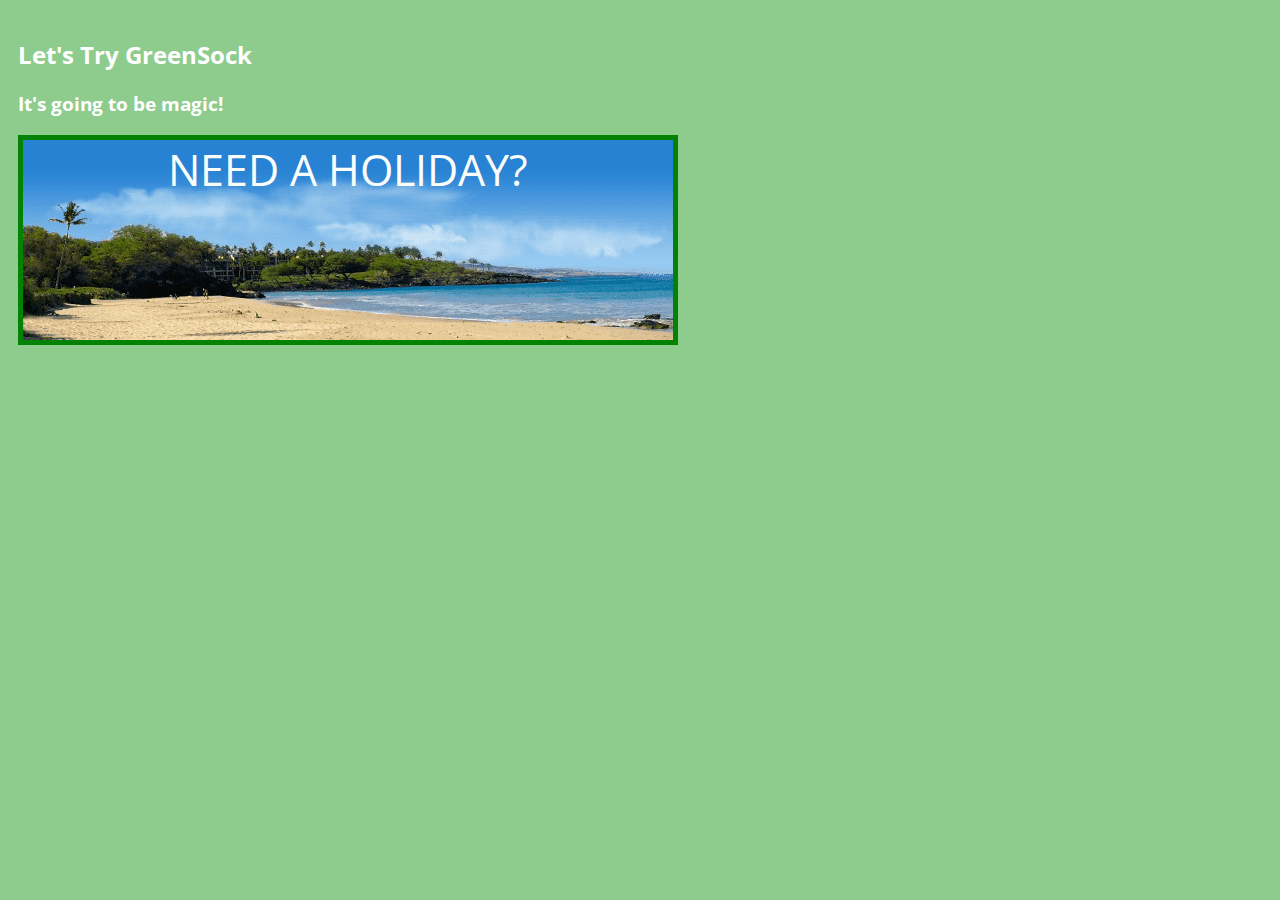
<file: First_Greensock/index.html>
<!DOCTYPE html>
<html>
<head>
<meta http-equiv="Content-Type" content="text/html; charset=UTF-8">
<link rel="stylesheet" type="text/css" href="css/style.css">

<title>GreenSock</title>
</head>
<body>

<h2>Let's Try GreenSock</h2>
<h3>It's going to be magic!</h3>

<a id="myAdLink" href="#">
	
	<div id="myAd">
	<div class="myAd_Img" id="myAd_clouds"></div>
	<div class="myAd_Img" id="myAd_photo"></div>
	<div id="myAd_txt1">Need a holiday?</div>
	<div id="myAd_txt2">Let's run away to here</div>
	<div class="myAd_Img" id="myAd_shadow"></div>
	<div class="myAd_Img" id="myAd_txt3"></div>
	<div class="myAd_Img" id="myAd_marker"></div>
	<div class="myAd_Img" id="myAd_surfboad"></div>

	</div>
</a>
<script type= "text/javascript" src="script/TweenMax.min.js"></script>
<script type= "text/javascript">
// here we are making a generic js function so we can animate here
(function(){

 var tl1 = new TimelineMax({repeat:-1});
 //From take the current position and reloate the element to the position
 tl1.to('#myAd', .9, {opacity:1 })
 .from('#myAd_txt2', 1.3,{ top: -100, ease: Power2.easeOut })
 .to('#myAd_txt1', 3,{ top: 210, ease: Power2.easeOut }, '-=.9')
 .from('#myAd_marker', 1.2, {top: -110,ease: Bounce.easeOut}, '-=.5')
 .from('#myAd_shadow', 1.2, {opacity:0, ease:Bounce.easeOut}, '-=1')
 .from('#myAd_txt3', 1.2, {scale:.1, opacity:0, ease: Power2.easeOut}, '-=.9')
 .from('#myAd_surfboad', 1.3, {top:280, rotation:-130, left: 300, ease: Back.easeOut}, 'cta');



var tl2 = new TimelineMax({repeat:-1});
tl2.to('#myAd_clouds', 6, {backgroundPositionX: 649, ease:Power0.easeOut});



}());



</script>
</body>
</html>
</file>
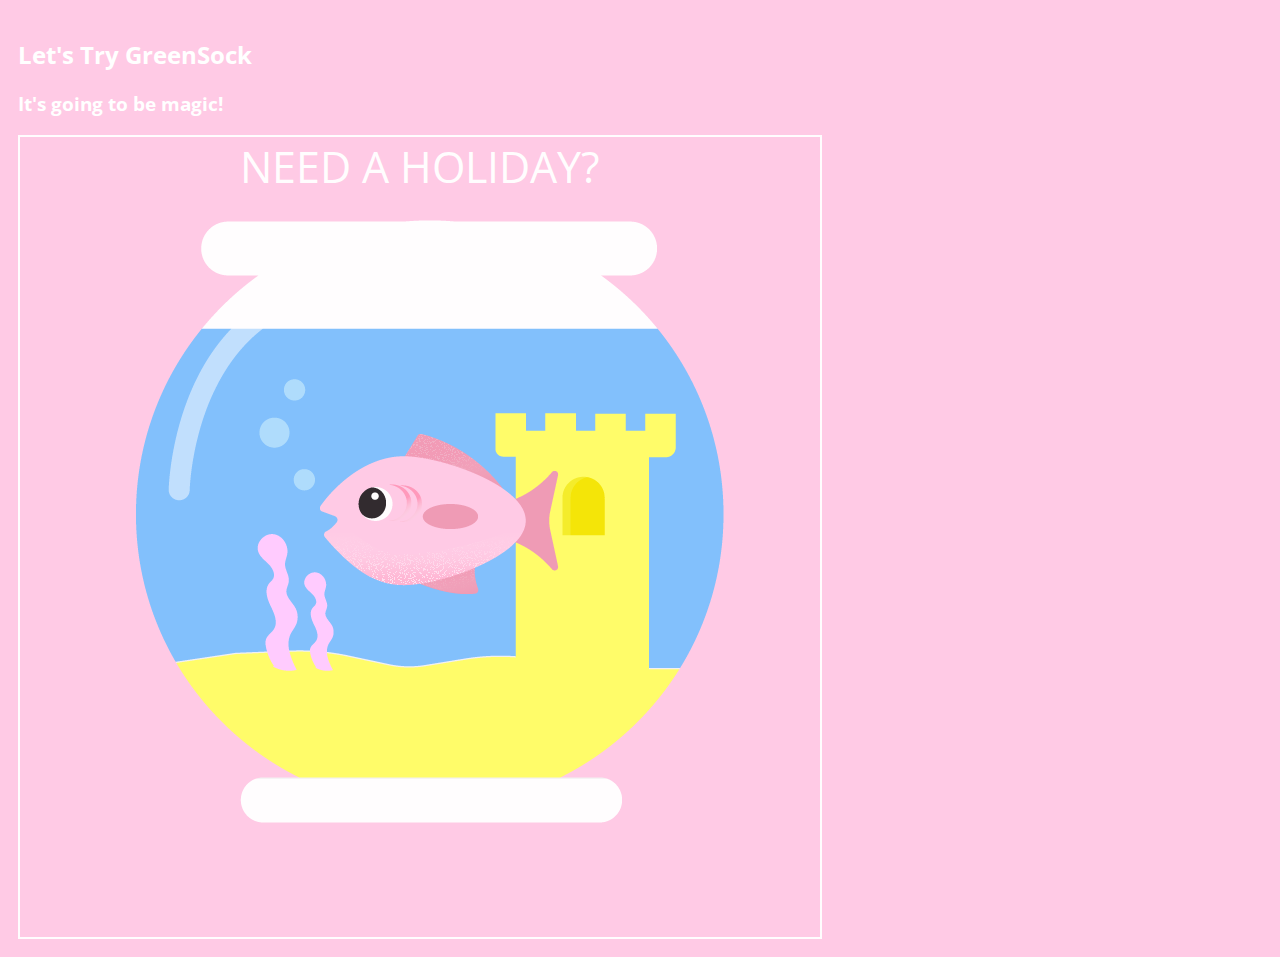
<file: fishbowl-greensock/index.html>
<!DOCTYPE html>
<html>
<head>
<meta http-equiv="Content-Type" content="text/html; charset=UTF-8">
<link rel="stylesheet" type="text/css" href="css/style.css">

<title>GreenSock</title>

<script type= "text/javascript" src="script/TweenMax.min.js"></script>

</head>
<body>

<h2>Let's Try GreenSock</h2>
<h3>It's going to be magic!</h3>

<a id="myAdLink" href="#">
	
	<div id="myAd">
	
	<div class="myAd_Img" id="myAd_photo"></div>
	<div id="myAd_txt1">Need a holiday?</div>
	<div id="myAd_txt2">Let's run away to here</div>
	<div class="myAd_Img" id="myAd_fish"></div>
	<div class="myAd_Img" id="myAd_bubbles"></div>
	

	</div>
</a>


<script type= "text/javascript">

// here we are making a generic js function so we can animate here
(function(){
 //From take the current position and reloate the element to the position
 var tl1 = new TimelineMax({repeat:-1});
  var tl2 = new TimelineMax({repeat:-1});


 tl1
 .to('#myAd',.9, {opacity:1 })
 .from('#myAd_txt2', 1.3,{ top: -100, ease: Power2.easeOut })
 .to('#myAd_txt1', 3,{ top: 910,  ease:Bounce. easeOut, y: -100}, '-=.9')

 ;


 tl2
 .from('#myAd_fish', 1.3,{ top: 50, ease: Power2.easeOut })
 .to('#myAd_fish', 1,{ top: 50,  ease:Power2. easeOut})
 ;




}
());

</script>
</body>
</html>
</file>
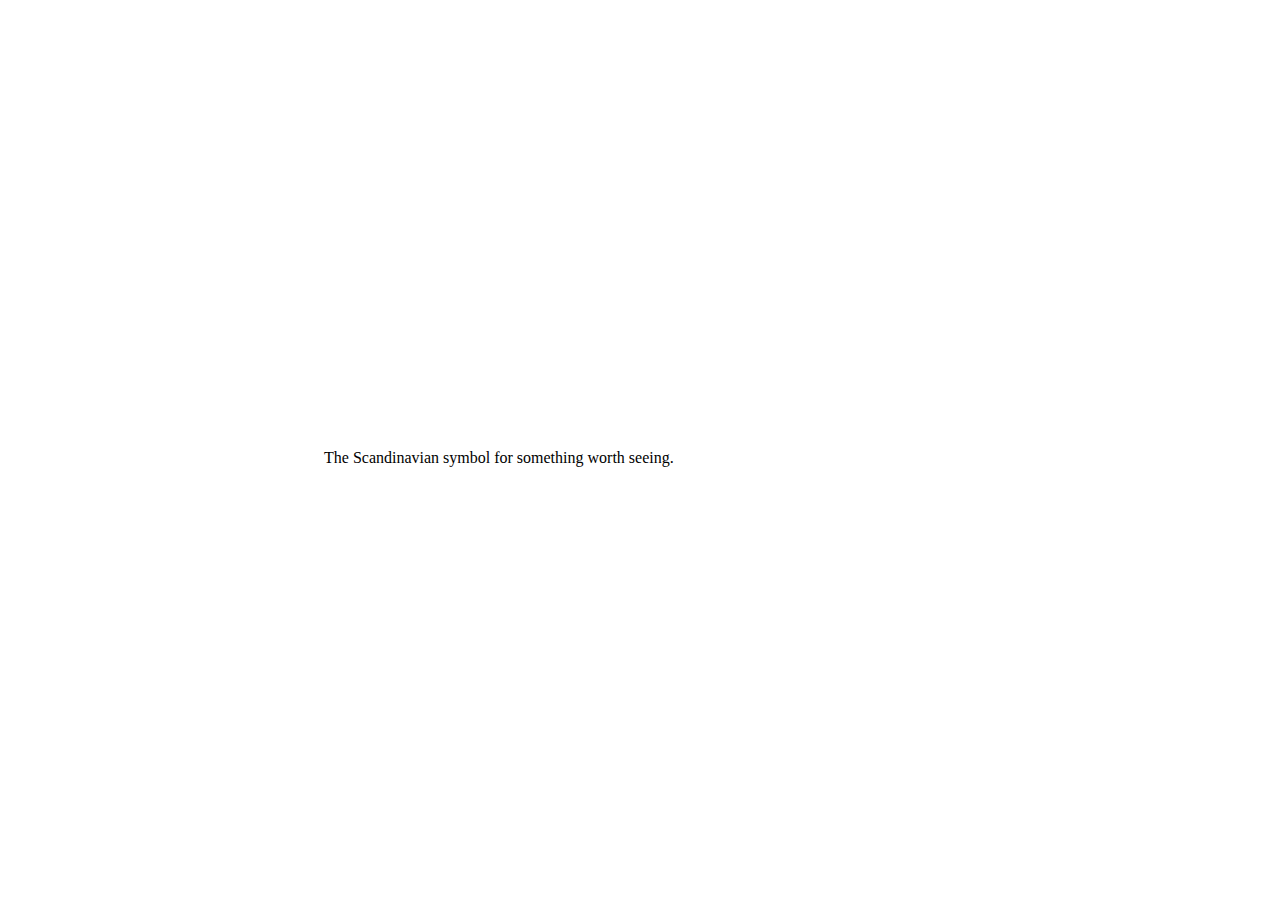
<file: Ex_Files_Learning_SVG/Exercise Files/02_01/index.html>
<!DOCTYPE html>
<html lang="en-US">

<head>
    <meta name="viewport" content="width=device-width, initial-scale=1">
    <title>Something Worth Seeing - an SVG Demo</title>
    <link rel="stylesheet" href="style.css" type="text/css" media="all">
</head>

<body class="site">
    <figure class="theimage">
        <figcaption>The Scandinavian symbol for something worth seeing.</figcaption>
    </figure>
</body>
</html>
</file>
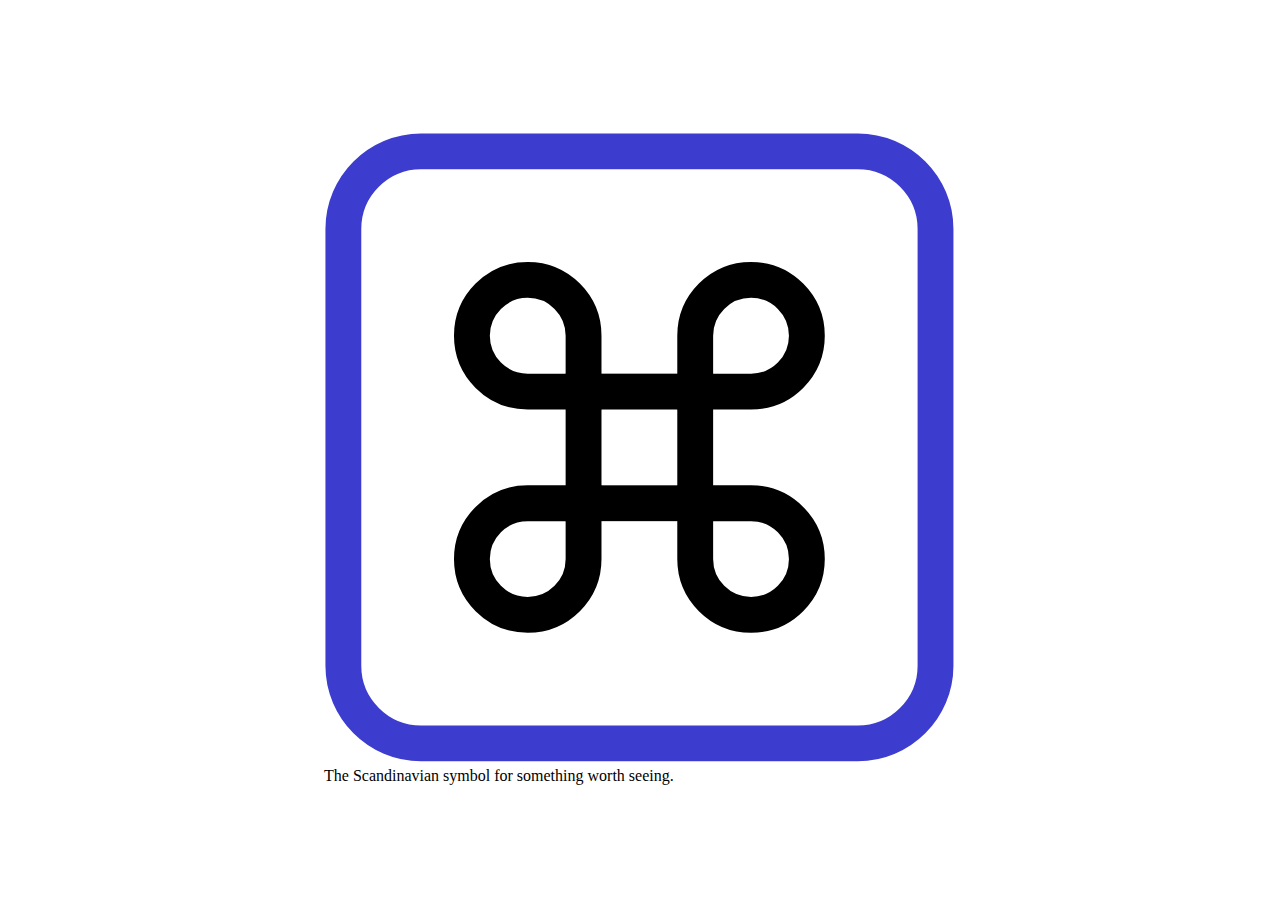
<file: Ex_Files_Learning_SVG/Exercise Files/02_02/index.html>
<!DOCTYPE html>
<html lang="en-US">

<head>
    <meta name="viewport" content="width=device-width, initial-scale=1">
    <title>Something Worth Seeing - an SVG Demo</title>
    <link rel="stylesheet" href="style.css" type="text/css" media="all">
</head>

<body class="site">
    <figure class="theimage">
		<svg id="sws_symbol" xmlns="http://www.w3.org/2000/svg" viewBox="0 0 617 617">
			<rect x="253.4" y="254.4" class="st0" width="109" height="109"/>
			<path class="st0" d="M253.4,199.9c0,14.9,0,54.5,0,54.5s-39.3,0-54.5,0c-30.1,0-54.5-24.4-54.5-54.5s24.4-54.5,54.5-54.5
				S253.4,169.8,253.4,199.9z"/>
			<path class="st0" d="M471.4,199.9c0,30.1-24.4,54.5-54.5,54.5c-14.3,0-54.5,0-54.5,0s0-38.7,0-54.5c0-30.1,24.4-54.5,54.5-54.5
				S471.4,169.8,471.4,199.9z"/>
			<path class="st0" d="M471.4,417.9c0,30.1-24.4,54.5-54.5,54.5s-54.5-24.4-54.5-54.5c0-15,0-54.5,0-54.5s39.5,0,54.5,0
				C447,363.4,471.4,387.8,471.4,417.9z"/>
			<path class="st0" d="M253.4,417.9c0,30.1-24.4,54.5-54.5,54.5s-54.5-24.4-54.5-54.5s24.4-54.5,54.5-54.5c15,0,54.5,0,54.5,0
				S253.4,402.8,253.4,417.9z"/>
			<path class="st1" d="M521.1,597.9H94.7c-41.7,0-75.8-34.1-75.8-75.8V95.7C18.9,54,53,19.9,94.7,19.9h426.5
				c41.7,0,75.8,34.1,75.8,75.8v426.5C596.9,563.8,562.8,597.9,521.1,597.9z"/>
		</svg>
        <figcaption>The Scandinavian symbol for something worth seeing.</figcaption>
    </figure>
</body>
</html>
</file>
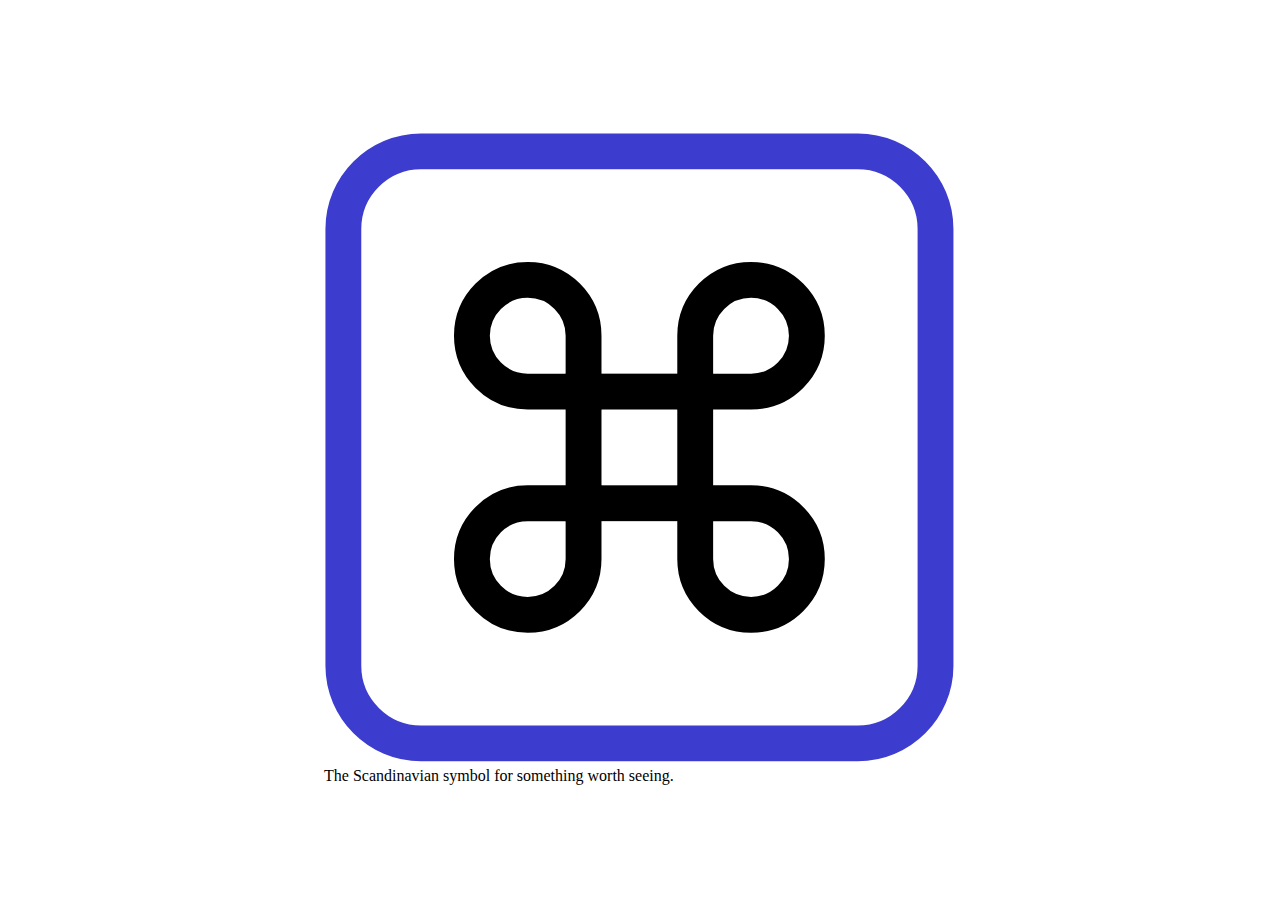
<file: Ex_Files_Learning_SVG/Exercise Files/02_06/index.html>
<!DOCTYPE html>
<html lang="en-US">

<head>
    <meta name="viewport" content="width=device-width, initial-scale=1">
    <title>Something Worth Seeing - an SVG Demo</title>
    <link rel="stylesheet" href="style.css" type="text/css" media="all">
</head>

<body class="site">
    <figure class="theimage">
		<svg id="sws_symbol" xmlns="http://www.w3.org/2000/svg" viewBox="0 0 617 617">
			<g class="icon">
				<rect x="253.4" y="254.4" width="109" height="109"/>
				<path d="M253.4,199.9c0,14.9,0,54.5,0,54.5s-39.3,0-54.5,0c-30.1,0-54.5-24.4-54.5-54.5s24.4-54.5,54.5-54.5
					S253.4,169.8,253.4,199.9z"/>
				<path d="M471.4,199.9c0,30.1-24.4,54.5-54.5,54.5c-14.3,0-54.5,0-54.5,0s0-38.7,0-54.5c0-30.1,24.4-54.5,54.5-54.5
					S471.4,169.8,471.4,199.9z"/>
				<path d="M471.4,417.9c0,30.1-24.4,54.5-54.5,54.5s-54.5-24.4-54.5-54.5c0-15,0-54.5,0-54.5s39.5,0,54.5,0
					C447,363.4,471.4,387.8,471.4,417.9z"/>
				<path d="M253.4,417.9c0,30.1-24.4,54.5-54.5,54.5s-54.5-24.4-54.5-54.5s24.4-54.5,54.5-54.5c15,0,54.5,0,54.5,0
					S253.4,402.8,253.4,417.9z"/>
			</g>
			<path class="border" d="M521.1,597.9H94.7c-41.7,0-75.8-34.1-75.8-75.8V95.7C18.9,54,53,19.9,94.7,19.9h426.5
				c41.7,0,75.8,34.1,75.8,75.8v426.5C596.9,563.8,562.8,597.9,521.1,597.9z"/>
		</svg>
        <figcaption>The Scandinavian symbol for something worth seeing.</figcaption>
    </figure>
</body>
</html>
</file>
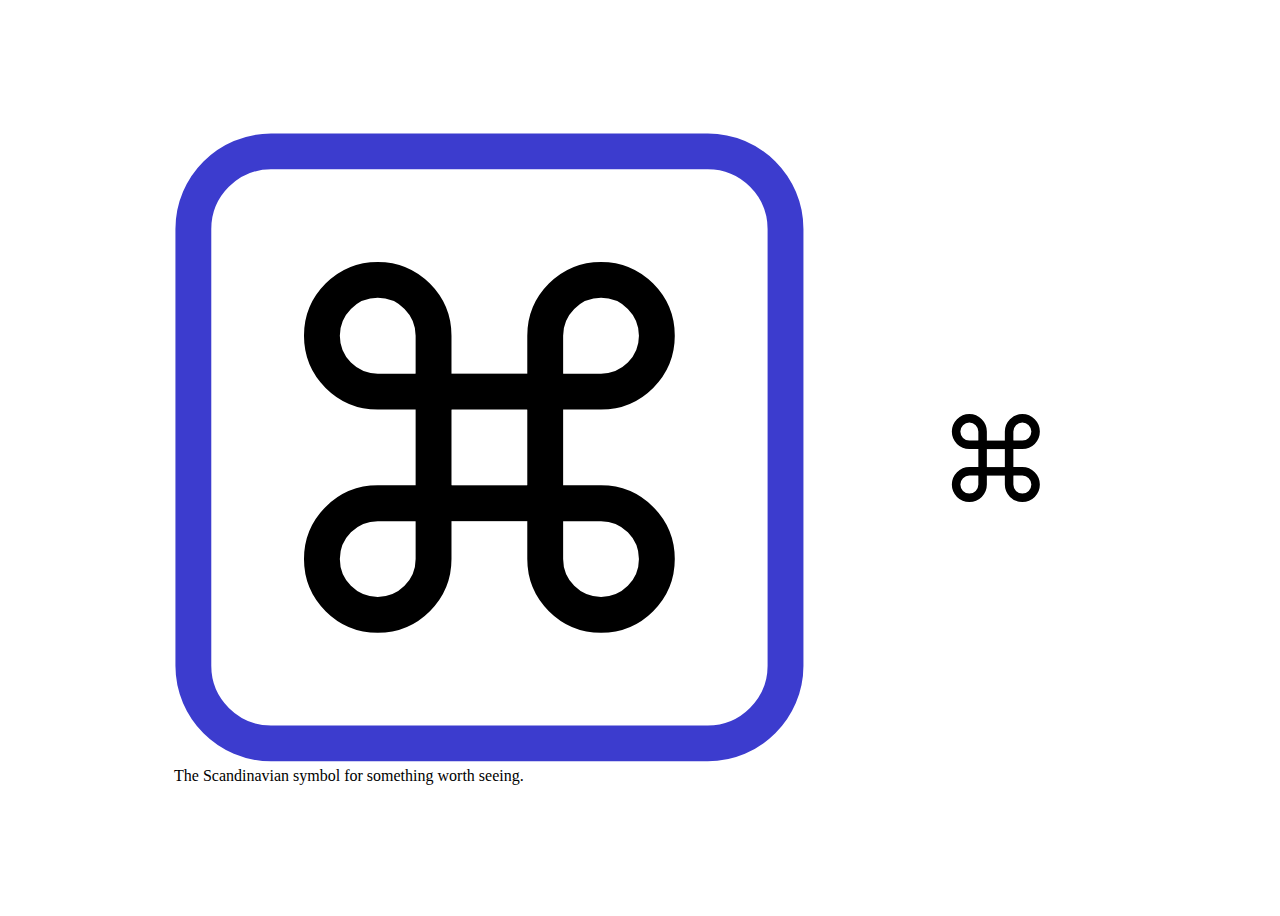
<file: Ex_Files_Learning_SVG/Exercise Files/02_07/index.html>
<!DOCTYPE html>
<html lang="en-US">

<head>
    <meta name="viewport" content="width=device-width, initial-scale=1">
    <title>Something Worth Seeing - an SVG Demo</title>
    <link rel="stylesheet" href="style.css" type="text/css" media="all">
</head>

<body class="site">
    <figure class="theimage">
		<svg id="sws_symbol" xmlns="http://www.w3.org/2000/svg" viewBox="0 0 617 617">
			<symbol id="sws-icon" viewBox="0 0 617 617">
				<g class="icon">
					<rect x="253.4" y="254.4" width="109" height="109"/>
					<path d="M253.4,199.9c0,14.9,0,54.5,0,54.5s-39.3,0-54.5,0c-30.1,0-54.5-24.4-54.5-54.5s24.4-54.5,54.5-54.5
						S253.4,169.8,253.4,199.9z"/>
					<path d="M471.4,199.9c0,30.1-24.4,54.5-54.5,54.5c-14.3,0-54.5,0-54.5,0s0-38.7,0-54.5c0-30.1,24.4-54.5,54.5-54.5
						S471.4,169.8,471.4,199.9z"/>
					<path d="M471.4,417.9c0,30.1-24.4,54.5-54.5,54.5s-54.5-24.4-54.5-54.5c0-15,0-54.5,0-54.5s39.5,0,54.5,0
						C447,363.4,471.4,387.8,471.4,417.9z"/>
					<path d="M253.4,417.9c0,30.1-24.4,54.5-54.5,54.5s-54.5-24.4-54.5-54.5s24.4-54.5,54.5-54.5c15,0,54.5,0,54.5,0
						S253.4,402.8,253.4,417.9z"/>
				</g>
			</symbol>
			<path class="border" d="M521.1,597.9H94.7c-41.7,0-75.8-34.1-75.8-75.8V95.7C18.9,54,53,19.9,94.7,19.9h426.5
				c41.7,0,75.8,34.1,75.8,75.8v426.5C596.9,563.8,562.8,597.9,521.1,597.9z"/>
			<use href="#sws-icon" />
		</svg>
        <figcaption>The Scandinavian symbol for something worth seeing.</figcaption>
    </figure>
	<svg class="mini-icon">
		<use href="#sws-icon" />
	</svg>
</body>
</html>
</file>
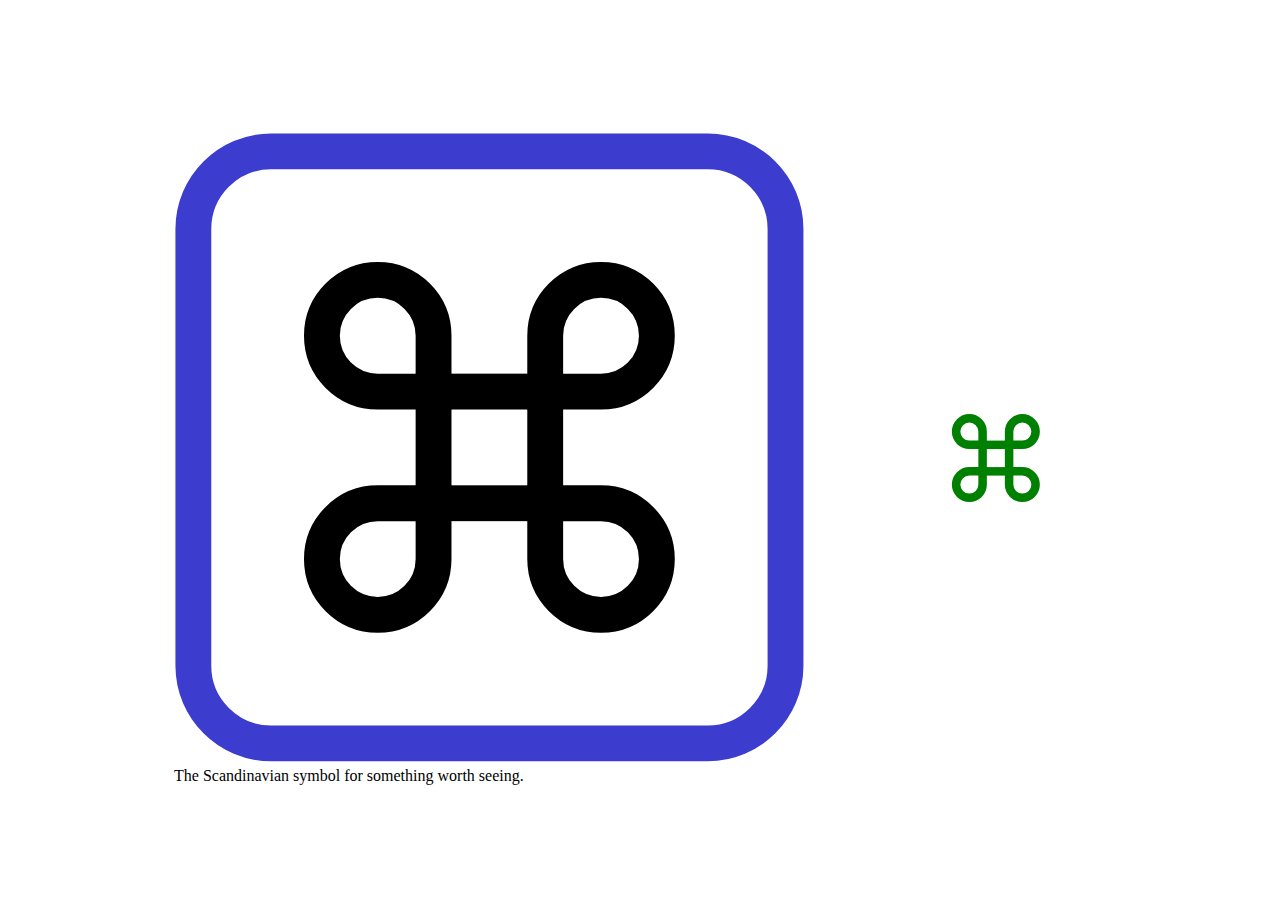
<file: Ex_Files_Learning_SVG/Exercise Files/02_08_END/index.html>
<!DOCTYPE html>
<html lang="en-US">

<head>
    <meta name="viewport" content="width=device-width, initial-scale=1">
    <title>Something Worth Seeing - an SVG Demo</title>
    <link rel="stylesheet" href="style.css" type="text/css" media="all">
</head>

<body class="site">
    <figure class="theimage">
		<svg id="sws_symbol" xmlns="http://www.w3.org/2000/svg" viewBox="0 0 617 617">
			<symbol id="sws-icon" viewBox="0 0 617 617">
				<g class="icon">
					<rect x="253.4" y="254.4" width="109" height="109"/>
					<path d="M253.4,199.9c0,14.9,0,54.5,0,54.5s-39.3,0-54.5,0c-30.1,0-54.5-24.4-54.5-54.5s24.4-54.5,54.5-54.5
						S253.4,169.8,253.4,199.9z"/>
					<path d="M471.4,199.9c0,30.1-24.4,54.5-54.5,54.5c-14.3,0-54.5,0-54.5,0s0-38.7,0-54.5c0-30.1,24.4-54.5,54.5-54.5
						S471.4,169.8,471.4,199.9z"/>
					<path d="M471.4,417.9c0,30.1-24.4,54.5-54.5,54.5s-54.5-24.4-54.5-54.5c0-15,0-54.5,0-54.5s39.5,0,54.5,0
						C447,363.4,471.4,387.8,471.4,417.9z"/>
					<path d="M253.4,417.9c0,30.1-24.4,54.5-54.5,54.5s-54.5-24.4-54.5-54.5s24.4-54.5,54.5-54.5c15,0,54.5,0,54.5,0
						S253.4,402.8,253.4,417.9z"/>
				</g>
			</symbol>
			<path class="border" d="M521.1,597.9H94.7c-41.7,0-75.8-34.1-75.8-75.8V95.7C18.9,54,53,19.9,94.7,19.9h426.5
				c41.7,0,75.8,34.1,75.8,75.8v426.5C596.9,563.8,562.8,597.9,521.1,597.9z"/>
			<use class="original-icon" href="#sws-icon" />
		</svg>
        <figcaption>The Scandinavian symbol for something worth seeing.</figcaption>
    </figure>
	<svg class="mini-icon">
		<use href="#sws-icon" />
	</svg>
</body>
</html>
</file>
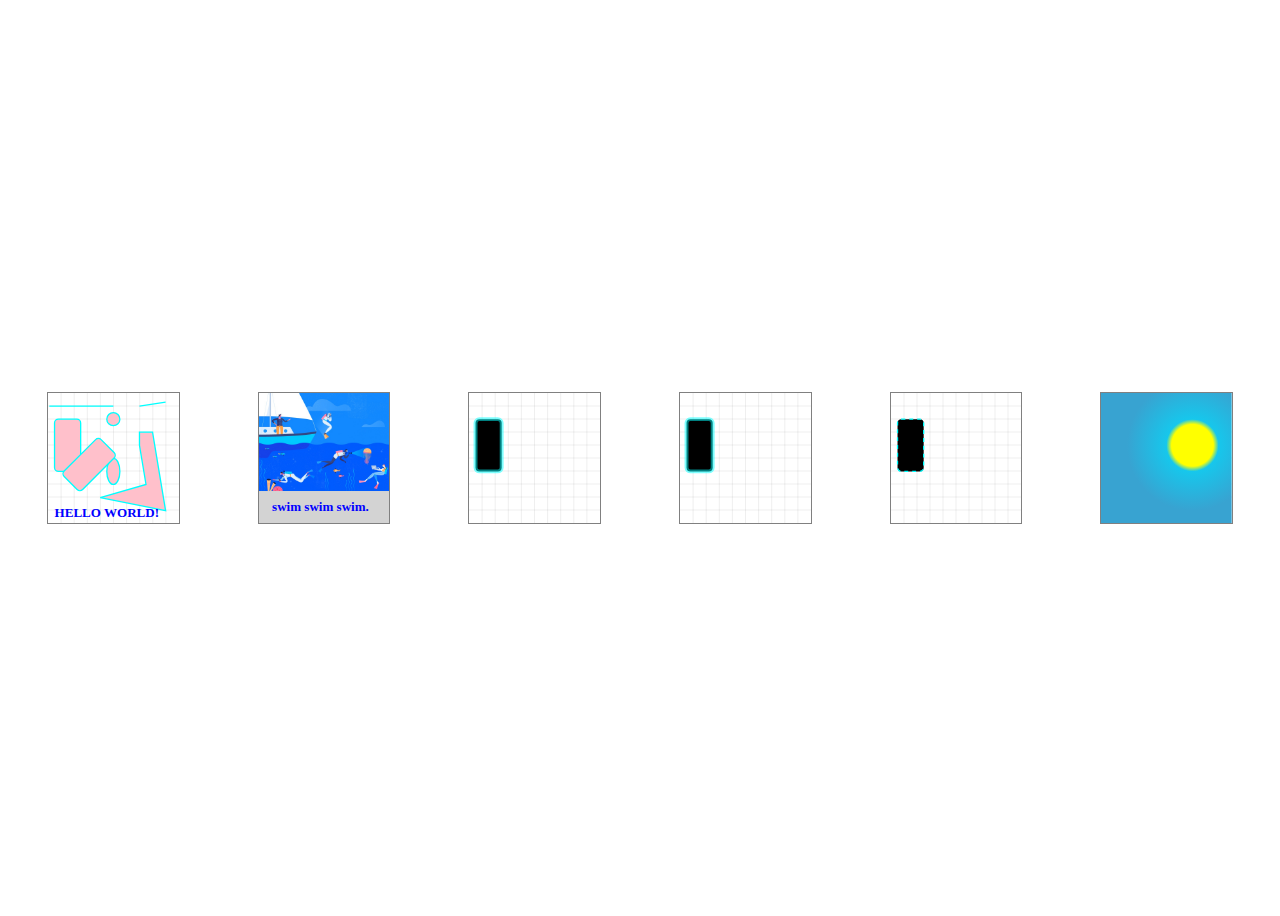
<file: Ex_Files_Learning_SVG/Exercise Files/03_01/index.html>
<!DOCTYPE html>
<html lang="en-US">

<head>
    <meta name="viewport" content="width=device-width, initial-scale=1">
    <title>Something Worth Seeing - an SVG Demo</title>
    <link rel="stylesheet" href="style.css" type="text/css" media="all">
</head>

<body class="site">
    <figure class="theimage">
		<svg id="custom-shape" xmlns="http://www.w3.org/2000/svg" viewBox="0 0 100 100">
			<line class="stroke" x1="1", y1="10" x2="50" y2 ="10"/>
			<line class="stroke" x1="70", y1="10" x2="90" y2 ="07"/>
			<rect class="stroke fill" x="5" y="20" width= "20" height="40" rx="3" ry="3"/>
			
			<!––its good pratice to keep the round corners the same-->

			<circle class="stroke fill" cx="50" cy="20" r="5"/>
			<ellipse class="stroke fill" cx="50" cy="60" rx="5" ry="10"/>
			<polygon class="stroke fill" points="90,90 80,30 70,30 70,40 75,70 40,80"/>
			<text class="text" x="5" y="95">
						HELLO WORLD!
			</text>

			<rect class="stroke fill" x="40" y="30" width= "20" height="40" rx="3" ry="3"
				transform= "rotate(45,35,30)"
				/>

			
		</svg>

    </figure>
<figure class="theimage">
		<svg id="custom-shape2" xmlns="http://www.w3.org/2000/svg" viewBox="0 0 100 100">
			<image x="0" y="0" height="100" width="100"
				   xlink:href="test.jpg"
				   preserveAspectRatio="xMinYMin"
			/>
			<text class="text" x="10" y="90" >
				swim swim swim.
			</text>
		</svg>
    </figure>




      <figure class="theimage">
		<svg id="custom-shape" xmlns="http://www.w3.org/2000/svg" viewBox="0 0 100 100">
			<rect class="stroketest" x="5" y="20" width= "20" height="40" rx="3" ry="3"/>
		</svg>
    </figure>


    <!––stroke features-->

<figure class="theimage">
		<svg id="custom-shape" xmlns="http://www.w3.org/2000/svg" viewBox="0 0 100 100">
			<rect class="stroketest" x="5" y="20" width= "20" height="40" rx="3" ry="3"/>
		</svg>
    </figure>

			<!––Dash-->


<figure class="theimage">
		<svg id="custom-shape" xmlns="http://www.w3.org/2000/svg" viewBox="0 0 100 100">
			<rect stroke-dasharray="3,3" class="stroke" x="5" y="20" width= "20" height="40" rx="3" ry="3"/>
		</svg>
    </figure>

    <figure class="theimage">
		<svg id="custom-shape" xmlns="http://www.w3.org/2000/svg" viewBox="0 0 500 500">

			<defs>
				<radialGradient id="sky" cx=".7" cy=".4" r=".5">
					<stop stop-color="#00dffe" offset="0%" />
					<stop stop-color="#38a3d1" offset="100%" />
				</radialGradient>
				<radialGradient id="sun">
					<stop stop-color="yellow" offset="80%" />
					<stop stop-color="hsla(60, 100%, 50%, 0)" offset="100%" />
				</radialGradient>
			</defs>

			<rect fill="url(#sky)" x="0" y="0" width="500" height="500" />
			<circle fill="url(#sun)" cx="350" cy="200" r="100" />
		</svg>
    </figure>

</body>
</html>
</file>
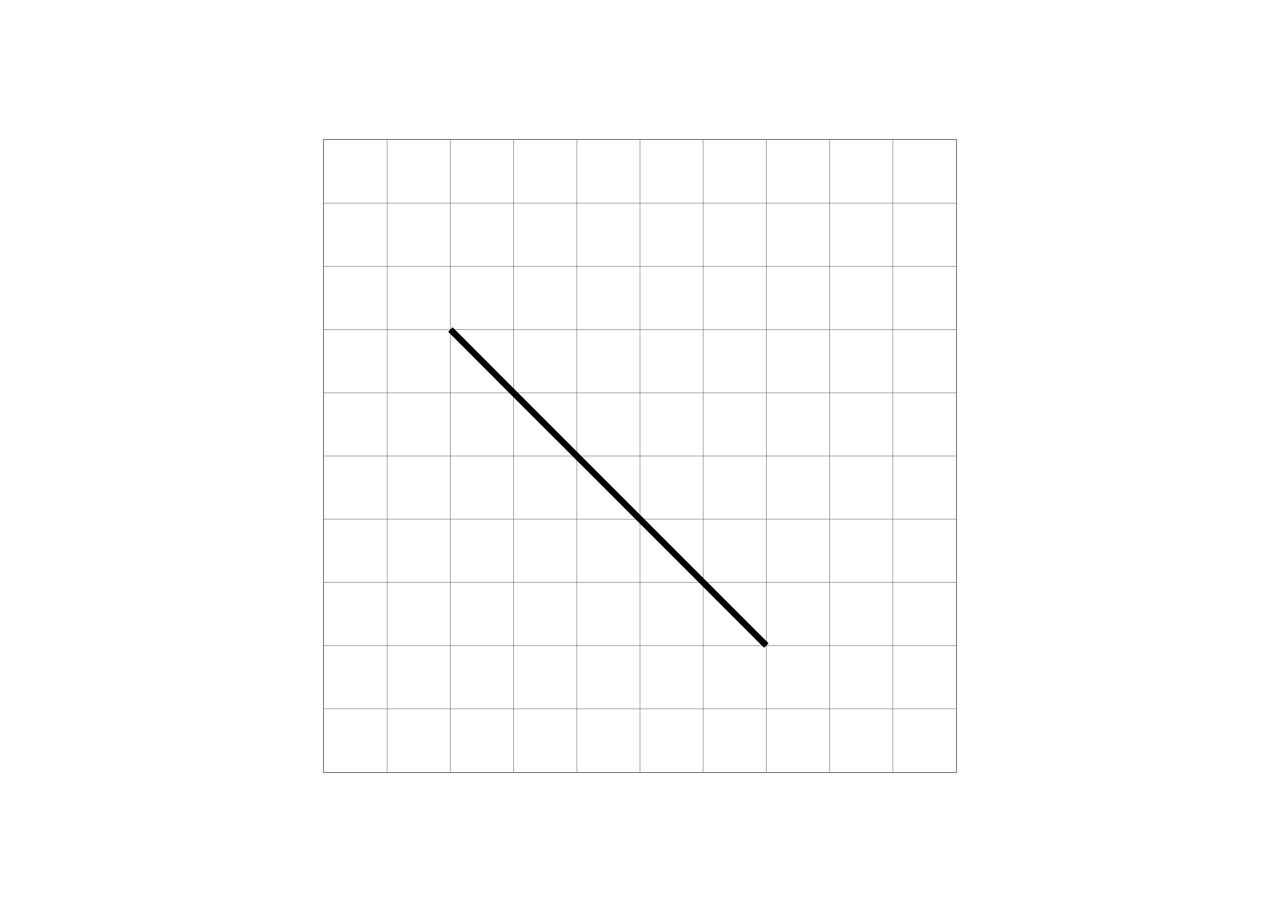
<file: Ex_Files_Learning_SVG/Exercise Files/03_02/index.html>
<!DOCTYPE html>
<html lang="en-US">

<head>
    <meta name="viewport" content="width=device-width, initial-scale=1">
    <title>Something Worth Seeing - an SVG Demo</title>
    <link rel="stylesheet" href="style.css" type="text/css" media="all">
</head>

<body class="site">
    <figure class="theimage">
		<svg id="custom-shape" xmlns="http://www.w3.org/2000/svg" viewBox="0 0 100 100">
			<line class="stroke" x1="20" y1="30" x2="70" y2="80" />
		</svg>
    </figure>
</body>
</html>
</file>
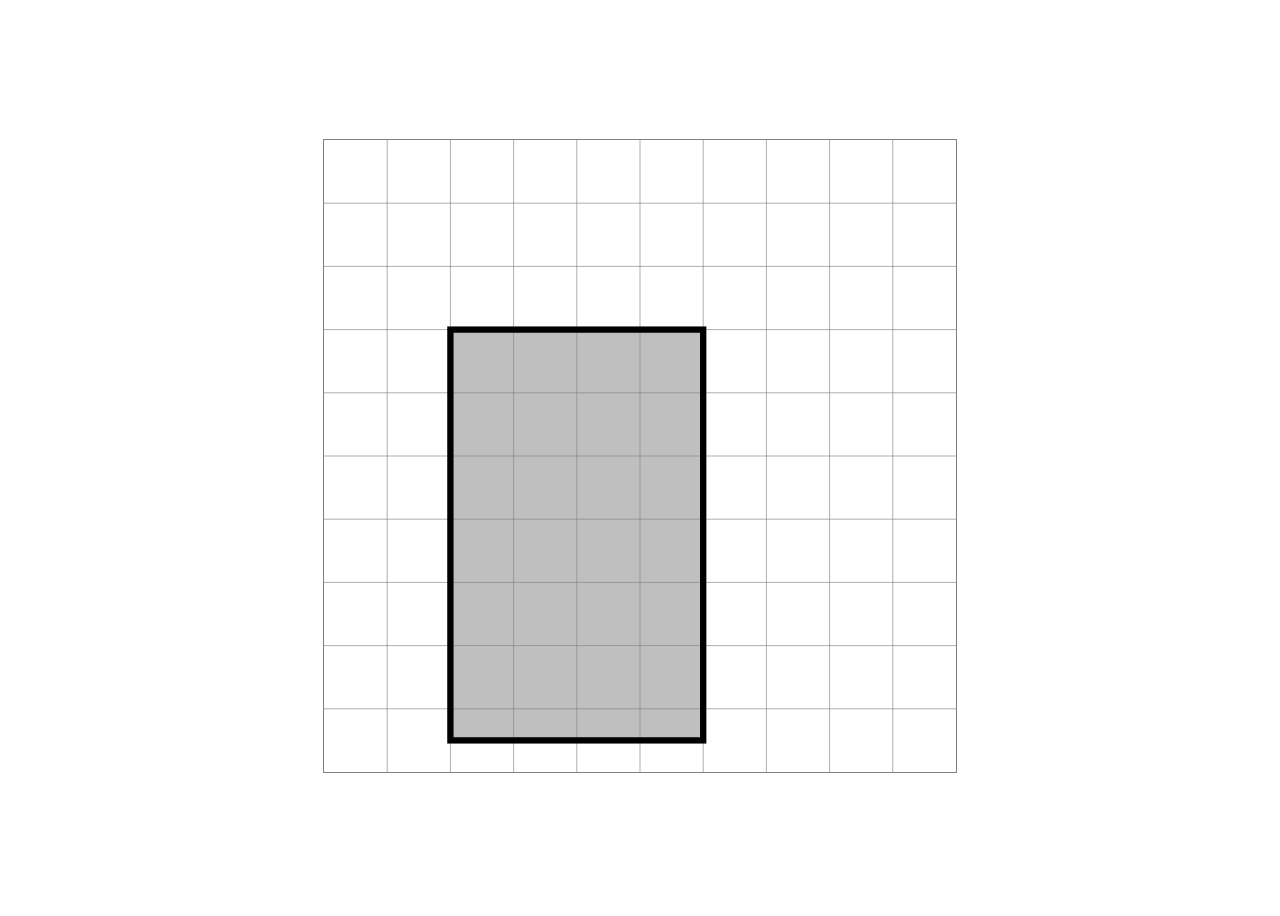
<file: Ex_Files_Learning_SVG/Exercise Files/03_03/index.html>
<!DOCTYPE html>
<html lang="en-US">

<head>
    <meta name="viewport" content="width=device-width, initial-scale=1">
    <title>Something Worth Seeing - an SVG Demo</title>
    <link rel="stylesheet" href="style.css" type="text/css" media="all">
</head>

<body class="site">
    <figure class="theimage">
		<svg id="custom-shape" xmlns="http://www.w3.org/2000/svg" viewBox="0 0 100 100">
			<rect class="stroke fill" x="20" y="30" width="40" height="65" />
		</svg>
    </figure>
</body>
</html>
</file>
<file: First_Greensock/css/style.css>
@import url(http://fonts.googleapis.com/css?family=Open+Sans:800);
body {
  background-color: #8DCC8D;
  padding: 10px;
  font-family: 'Open Sans', sans-serif; }

h2, h3 {
  color: white; }

a#myAdLink {
  display: inline;
  background-color: #8DCC8D; }

#myAd {
  border: 5px solid green;
  width: 650px;
  height: 200px;
  position: relative;
  overflow: hidden;
  Opacity: 0; }

#myAd #myAd_text1 span {
  display: inline_block;
  position: relative; }

#myAd .myAd_Img {
  position: absolute;
  background-image: url("graphics.png");
  no-repeat: 0px 0px; }

#myAd #myAd_clouds {
  width: inherit;
  height: inherit;
  top: 0px;
  left: 0px;
  background-repeat: repeat-x; }

#myAd #myAd_photo {
  width: inherit;
  height: 143px;
  background-position: 0px -325px;
  bottom: 0px;
  left: 0px; }

#myAd #myAd_txt1,
#myAd #myAd_txt2 {
  position: absolute;
  width: inherit;
  text-align: center;
  color: white;
  font-size: 2.7em;
  top: 0px;
  left: 0px;
  text-transform: uppercase; }

#myAd #myAd_marker {
  width: 60px;
  height: 95px;
  background-position: -243px -230px;
  top: 90px;
  left: 290px; }

#myAd #myAd_shadow {
  width: 35px;
  height: 16px;
  background-position: -311px -236px;
  top: 175px;
  left: 306px; }

#myAd #myAd_txt3 {
  width: 510px;
  height: 28px;
  background-position: -2px -202px;
  top: 58px;
  left: 73px; }

#myAd #myAd_surfboad {
  width: 237px;
  height: 62px;
  background-position: -2px -233px;
  top: 110px;
  left: 390px; }

/*# sourceMappingURL=style.css.map */
</file>
<file: fishbowl-greensock/css/style.css>
@import url(http://fonts.googleapis.com/css?family=Open+Sans:800);
body {
  background-color: #FFCAE5;
  padding: 10px;
  font-family: 'Open Sans', sans-serif; }

h2, h3 {
  color: white; }

a#myAdLink {
  display: inline;
  background-color: #FFCAE5; }

#myAd {
  width: 800px;
  height: 800px;
  position: relative;
  overflow: hidden;
  Opacity: 0;
  border: 2px solid white; }

#myAd .myAd_Img {
  position: absolute;
  background-image: url("../fishbowl.png");
  no-repeat: 0px 0px; }

#myAd #myAd_photo {
  width: inherit;
  height: 800px;
  background-position: 0px 0px;
  bottom: 0px;
  left: 0px;
  no-repeat: 0px 0px; }

#myAd #myAd_txt1 {
  position: absolute;
  width: inherit;
  text-align: center;
  color: white;
  font-size: 2.7em;
  top: 0px;
  left: 0px;
  text-transform: uppercase; }

#myAd #myAd_txt2 {
  position: absolute;
  width: inherit;
  text-align: center;
  color: white;
  font-size: 2.7em;
  top: 0px;
  left: 0px;
  text-transform: uppercase; }

#myAd #myAd_fish {
  /*Find your element*/
  width: 287px;
  /* width and height of your element*/
  height: 207px;
  background-position: -823px 0px;
  /* x= 823  y= 0*/
  /*Position your element in relation to canvas*/
  top: 300px;
  /* Where should it be displayed*/
  left: 300px; }

#myAd #myAd_bubbles {
  width: 150px;
  /* width and height of your element*/
  height: 300px;
  background-position: -940px 485px;
  /* x= -940  y= 0*/
  top: 60px;
  /* Where should it be displayed*/
  left: 220px; }

/*# sourceMappingURL=style.css.map */
</file>
<file: Ex_Files_Learning_SVG/Exercise Files/02_01/style.css>
.site {
    display: flex;
    height: 100vh;
    justify-content: center;
    align-items: center;
}

.theimage {
    width: 50%;
}
</file>
<file: Ex_Files_Learning_SVG/Exercise Files/02_02/style.css>
.site {
    display: flex;
    height: 100vh;
    justify-content: center;
    align-items: center;
}

.theimage {
    width: 50%;
}

.st0 {
	fill:none;
	stroke:#000000;
	stroke-width:35;
	stroke-miterlimit:10;
}
.st1 {
	fill:none;
	stroke:#3C3CCE;
	stroke-width:35;
	stroke-miterlimit:10;
}
</file>
<file: Ex_Files_Learning_SVG/Exercise Files/02_06/style.css>
.site {
    display: flex;
    height: 100vh;
    justify-content: center;
    align-items: center;
}

.theimage {
    width: 50%;
}

.icon {
	fill:none;
	stroke:#000000;
	stroke-width:35;
	stroke-miterlimit:10;
}

.border {
	fill:none;
	stroke:#3C3CCE;
	stroke-width:35;
	stroke-miterlimit:10;
}
</file>
<file: Ex_Files_Learning_SVG/Exercise Files/02_07/style.css>
.site {
    display: flex;
    height: 100vh;
    justify-content: center;
    align-items: center;
}

.theimage {
    width: 50%;
}

.icon {
	fill:none;
	stroke:#000000;
	stroke-width:35;
	stroke-miterlimit:10;
}

.border {
	fill:none;
	stroke:#3C3CCE;
	stroke-width:35;
	stroke-miterlimit:10;
}
</file>
<file: Ex_Files_Learning_SVG/Exercise Files/02_08_END/style.css>
.site {
    display: flex;
    height: 100vh;
    justify-content: center;
    align-items: center;
}

.theimage {
    width: 50%;
}

.icon {
	fill:none;
	stroke-width:35;
	stroke-miterlimit:10;
}

.border {
	fill:none;
	stroke:#3C3CCE;
	stroke-width:35;
	stroke-miterlimit:10;
}

.original-icon {
	stroke: #000;
}

.mini-icon {
	stroke: green;
}
</file>
<file: Ex_Files_Learning_SVG/Exercise Files/03_01/style.css>
.site {
    display: flex;
    height: 100vh;
    justify-content: center;
    align-items: center;
}

.theimage {
	display:inherit;
    width: 50%;

}



#custom-shape {
	
	outline: 1px solid grey;
	background: url('raster.svg');
}

#custom-shape2{

	outline: 1px solid grey;
	background: lightgrey;
}

.stroke {
	stroke-width:1;
	stroke: aqua;
}

.stroketest {
	stroke-width:3;
	stroke: aqua;
	stroke-linecap: round;
	stroke-linejoin: miter;
	stroke-miterlimit:3;
	stroke-opacity: .5;
}


.fill {
	fill: pink;
}

.text{
	font-size: 10px;
	font-weight: bold;
	font-family: ariel;
	fill: blue;
	//stroke: pink;

	}
</file>
<file: Ex_Files_Learning_SVG/Exercise Files/03_02/style.css>
.site {
    display: flex;
    height: 100vh;
    justify-content: center;
    align-items: center;
}

.theimage {
    width: 50%;
	fill: none;
}

#custom-shape {
	outline: 1px solid grey;
	background: url('raster.svg');
}

.stroke {
	stroke-width: 1;
	stroke: #000;
}

.fill {
	fill: hsla(0, 0%, 50%, .5);
}
</file>
<file: Ex_Files_Learning_SVG/Exercise Files/03_03/style.css>
.site {
    display: flex;
    height: 100vh;
    justify-content: center;
    align-items: center;
}

.theimage {
    width: 50%;
	fill: none;
}

#custom-shape {
	outline: 1px solid grey;
	background: url('raster.svg');
}

.stroke {
	stroke-width: 1;
	stroke: #000;
}

.fill {
	fill: hsla(0, 0%, 50%, .5);
}
</file>
